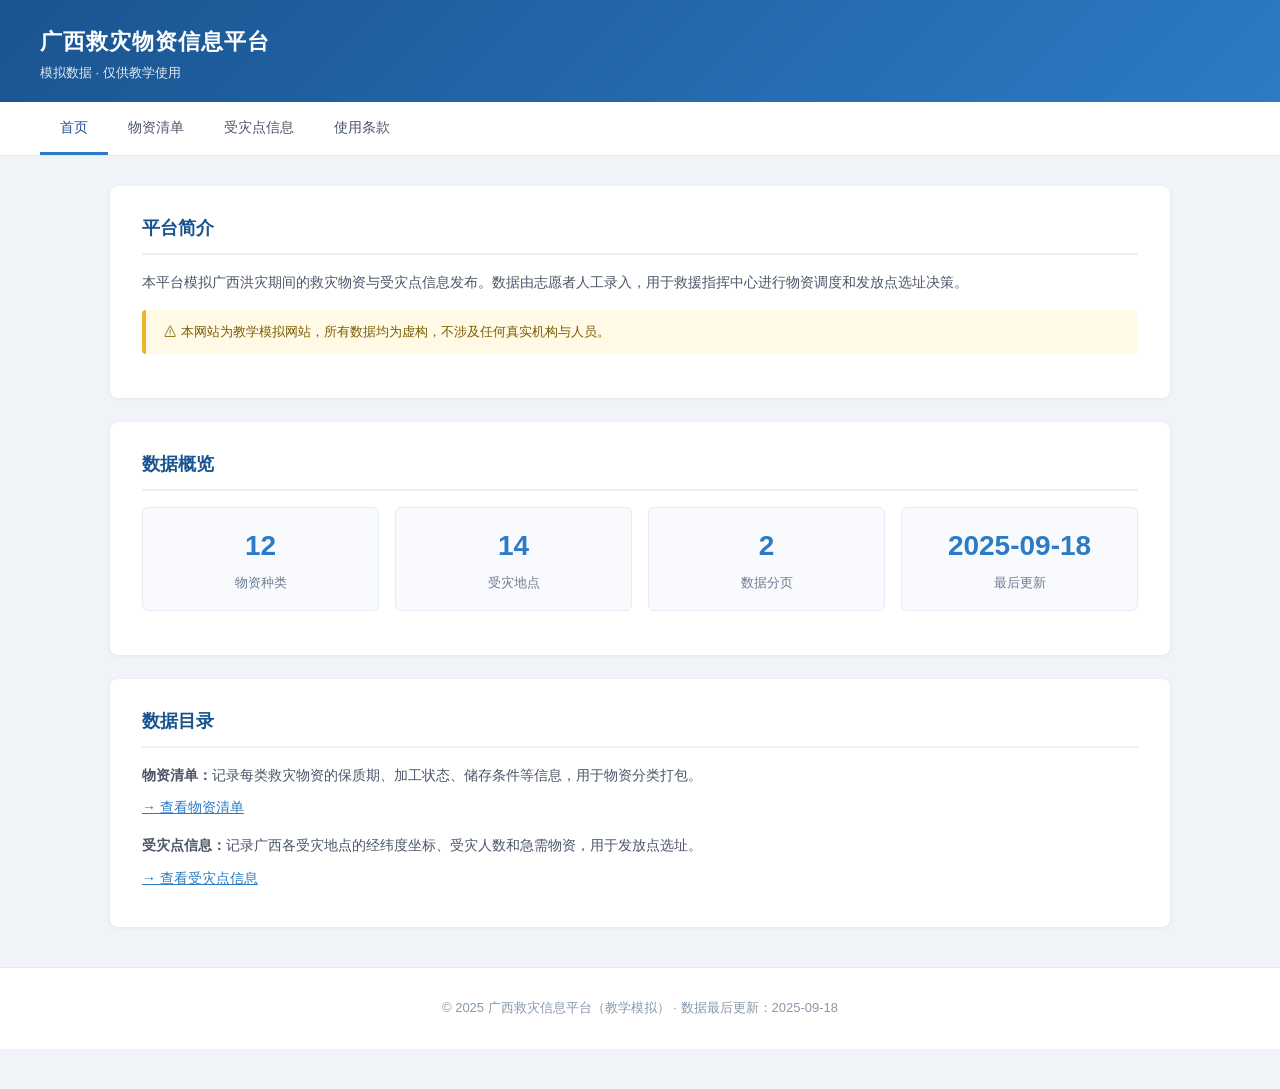
<file: index.html>
<!DOCTYPE html>
<html lang="zh-CN">
<head>
<meta charset="UTF-8">
<title>广西救灾信息平台 - 首页</title>
<link rel="stylesheet" href="style.css">
</head>
<body>

<header>
  <h1>广西救灾物资信息平台</h1>
  <div class="subtitle">模拟数据 · 仅供教学使用</div>
</header>

<nav>
  <a href="index.html" class="active">首页</a>
  <a href="materials-1.html">物资清单</a>
  <a href="points-1.html">受灾点信息</a>
  <a href="about.html">使用条款</a>
</nav>

<main>

  <div class="card">
    <h2>平台简介</h2>
    <p>本平台模拟广西洪灾期间的救灾物资与受灾点信息发布。数据由志愿者人工录入，用于救援指挥中心进行物资调度和发放点选址决策。</p>
    <div class="notice">⚠ 本网站为教学模拟网站，所有数据均为虚构，不涉及任何真实机构与人员。</div>
  </div>

  <div class="card">
    <h2>数据概览</h2>
    <div class="stat-grid">
      <div class="stat-item">
        <div class="num">12</div>
        <div class="label">物资种类</div>
      </div>
      <div class="stat-item">
        <div class="num">14</div>
        <div class="label">受灾地点</div>
      </div>
      <div class="stat-item">
        <div class="num">2</div>
        <div class="label">数据分页</div>
      </div>
      <div class="stat-item">
        <div class="num">2025-09-18</div>
        <div class="label">最后更新</div>
      </div>
    </div>
  </div>

  <div class="card">
    <h2>数据目录</h2>
    <p><strong>物资清单：</strong>记录每类救灾物资的保质期、加工状态、储存条件等信息，用于物资分类打包。</p>
    <p><a href="materials-1.html" style="color:#2c7bc4;">→ 查看物资清单</a></p>
    <p style="margin-top:16px;"><strong>受灾点信息：</strong>记录广西各受灾地点的经纬度坐标、受灾人数和急需物资，用于发放点选址。</p>
    <p><a href="points-1.html" style="color:#2c7bc4;">→ 查看受灾点信息</a></p>
  </div>

</main>

<footer>
  © 2025 广西救灾信息平台（教学模拟） · 数据最后更新：2025-09-18
</footer>

</body>
</html>
</file>
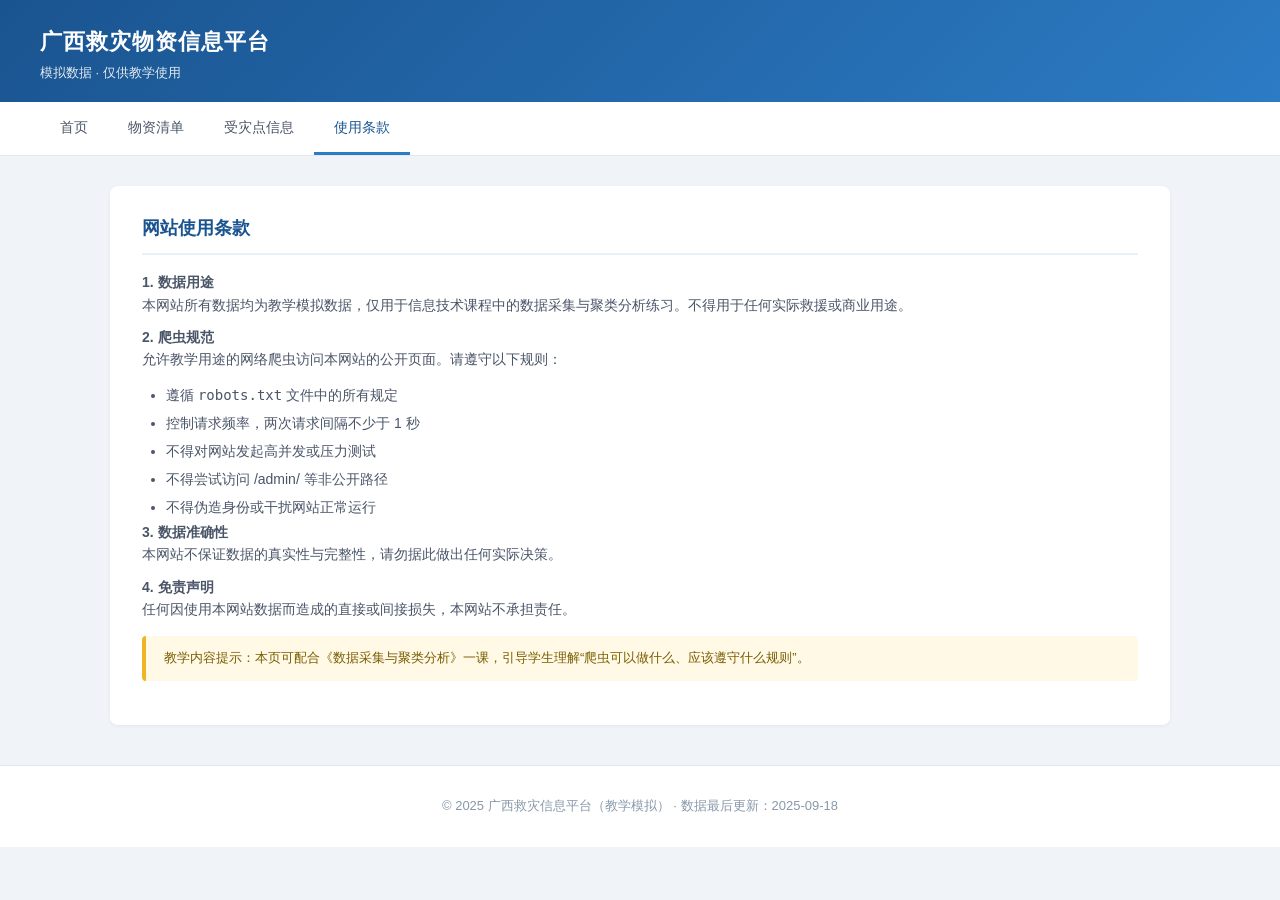
<file: about.html>
<!DOCTYPE html>
<html lang="zh-CN">
<head>
<meta charset="UTF-8">
<title>使用条款 - 广西救灾信息平台</title>
<link rel="stylesheet" href="style.css">
</head>
<body>

<header>
  <h1>广西救灾物资信息平台</h1>
  <div class="subtitle">模拟数据 · 仅供教学使用</div>
</header>

<nav>
  <a href="index.html">首页</a>
  <a href="materials-1.html">物资清单</a>
  <a href="points-1.html">受灾点信息</a>
  <a href="about.html" class="active">使用条款</a>
</nav>

<main>

  <div class="card">
    <h2>网站使用条款</h2>
    <p><strong>1. 数据用途</strong><br>
    本网站所有数据均为教学模拟数据，仅用于信息技术课程中的数据采集与聚类分析练习。不得用于任何实际救援或商业用途。</p>

    <p><strong>2. 爬虫规范</strong><br>
    允许教学用途的网络爬虫访问本网站的公开页面。请遵守以下规则：</p>
    <ul style="font-size:14px;color:#4a5568;padding-left:24px;line-height:2;">
      <li>遵循 <code>robots.txt</code> 文件中的所有规定</li>
      <li>控制请求频率，两次请求间隔不少于 1 秒</li>
      <li>不得对网站发起高并发或压力测试</li>
      <li>不得尝试访问 /admin/ 等非公开路径</li>
      <li>不得伪造身份或干扰网站正常运行</li>
    </ul>

    <p><strong>3. 数据准确性</strong><br>
    本网站不保证数据的真实性与完整性，请勿据此做出任何实际决策。</p>

    <p><strong>4. 免责声明</strong><br>
    任何因使用本网站数据而造成的直接或间接损失，本网站不承担责任。</p>

    <div class="notice">
      教学内容提示：本页可配合《数据采集与聚类分析》一课，引导学生理解“爬虫可以做什么、应该遵守什么规则”。
    </div>
  </div>

</main>

<footer>
  © 2025 广西救灾信息平台（教学模拟） · 数据最后更新：2025-09-18
</footer>

</body>
</html>
</file>
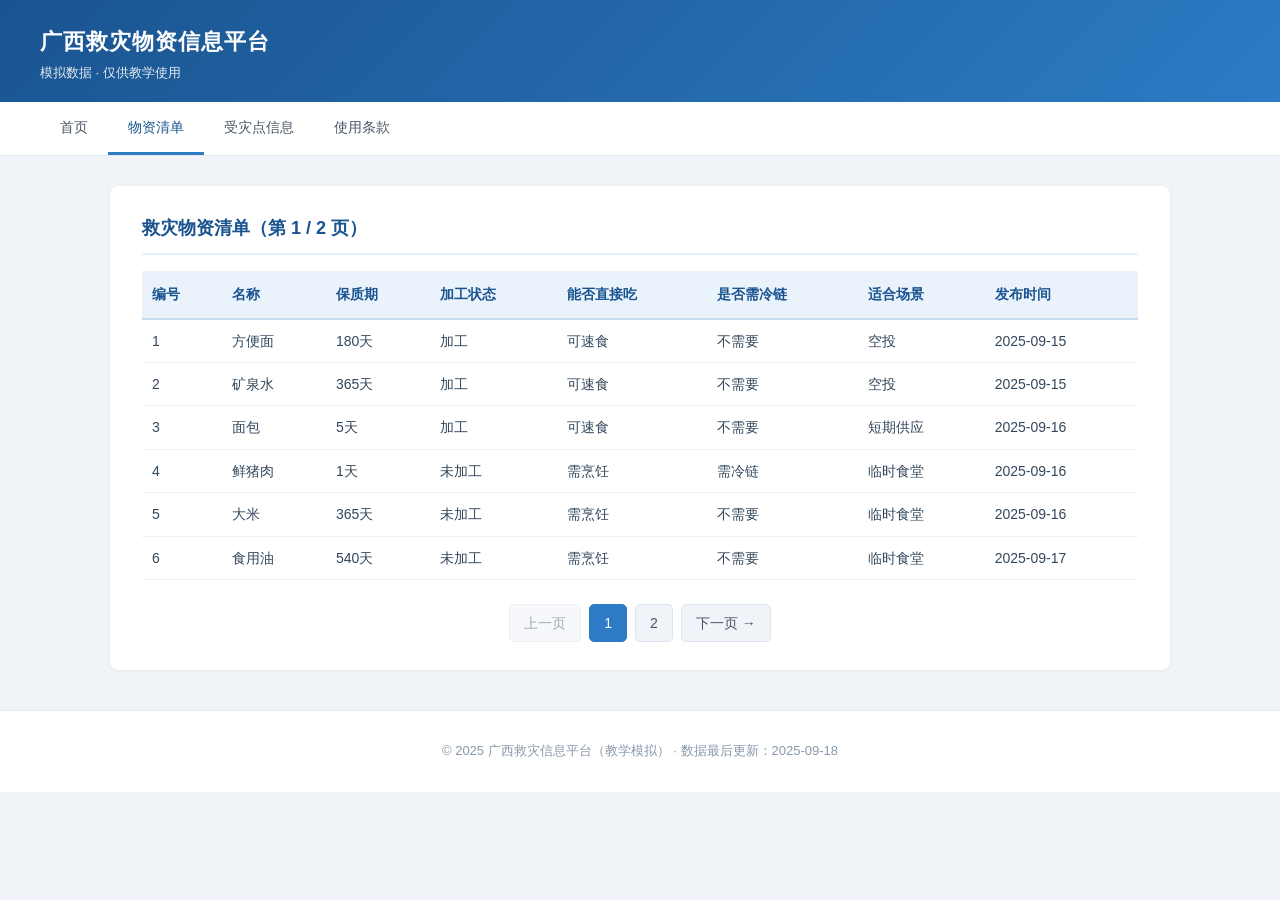
<file: materials-1.html>
<!DOCTYPE html>
<html lang="zh-CN">
<head>
<meta charset="UTF-8">
<title>物资清单 - 第1页 - 广西救灾信息平台</title>
<link rel="stylesheet" href="style.css">
</head>
<body>

<header>
  <h1>广西救灾物资信息平台</h1>
  <div class="subtitle">模拟数据 · 仅供教学使用</div>
</header>

<nav>
  <a href="index.html">首页</a>
  <a href="materials-1.html" class="active">物资清单</a>
  <a href="points-1.html">受灾点信息</a>
  <a href="about.html">使用条款</a>
</nav>

<main>

  <div class="card">
    <h2>救灾物资清单（第 1 / 2 页）</h2>
    <table class="data-table">
      <thead>
        <tr>
          <th>编号</th>
          <th>名称</th>
          <th>保质期</th>
          <th>加工状态</th>
          <th>能否直接吃</th>
          <th>是否需冷链</th>
          <th>适合场景</th>
          <th>发布时间</th>
        </tr>
      </thead>
      <tbody>
        <tr>
          <td>1</td><td>方便面</td><td>180天</td>
          <td>加工</td><td>可速食</td><td>不需要</td>
          <td>空投</td><td>2025-09-15</td>
        </tr>
        <tr>
          <td>2</td><td>矿泉水</td><td>365天</td>
          <td>加工</td><td>可速食</td><td>不需要</td>
          <td>空投</td><td>2025-09-15</td>
        </tr>
        <tr>
          <td>3</td><td>面包</td><td>5天</td>
          <td>加工</td><td>可速食</td><td>不需要</td>
          <td>短期供应</td><td>2025-09-16</td>
        </tr>
        <tr>
          <td>4</td><td>鲜猪肉</td><td>1天</td>
          <td>未加工</td><td>需烹饪</td><td>需冷链</td>
          <td>临时食堂</td><td>2025-09-16</td>
        </tr>
        <tr>
          <td>5</td><td>大米</td><td>365天</td>
          <td>未加工</td><td>需烹饪</td><td>不需要</td>
          <td>临时食堂</td><td>2025-09-16</td>
        </tr>
        <tr>
          <td>6</td><td>食用油</td><td>540天</td>
          <td>未加工</td><td>需烹饪</td><td>不需要</td>
          <td>临时食堂</td><td>2025-09-17</td>
        </tr>
      </tbody>
    </table>

    <div class="pagination">
      <span class="disabled">上一页</span>
      <span class="current">1</span>
      <a href="materials-2.html">2</a>
      <a href="materials-2.html">下一页 →</a>
    </div>
  </div>

</main>

<footer>
  © 2025 广西救灾信息平台（教学模拟） · 数据最后更新：2025-09-18
</footer>

</body>
</html>
</file>
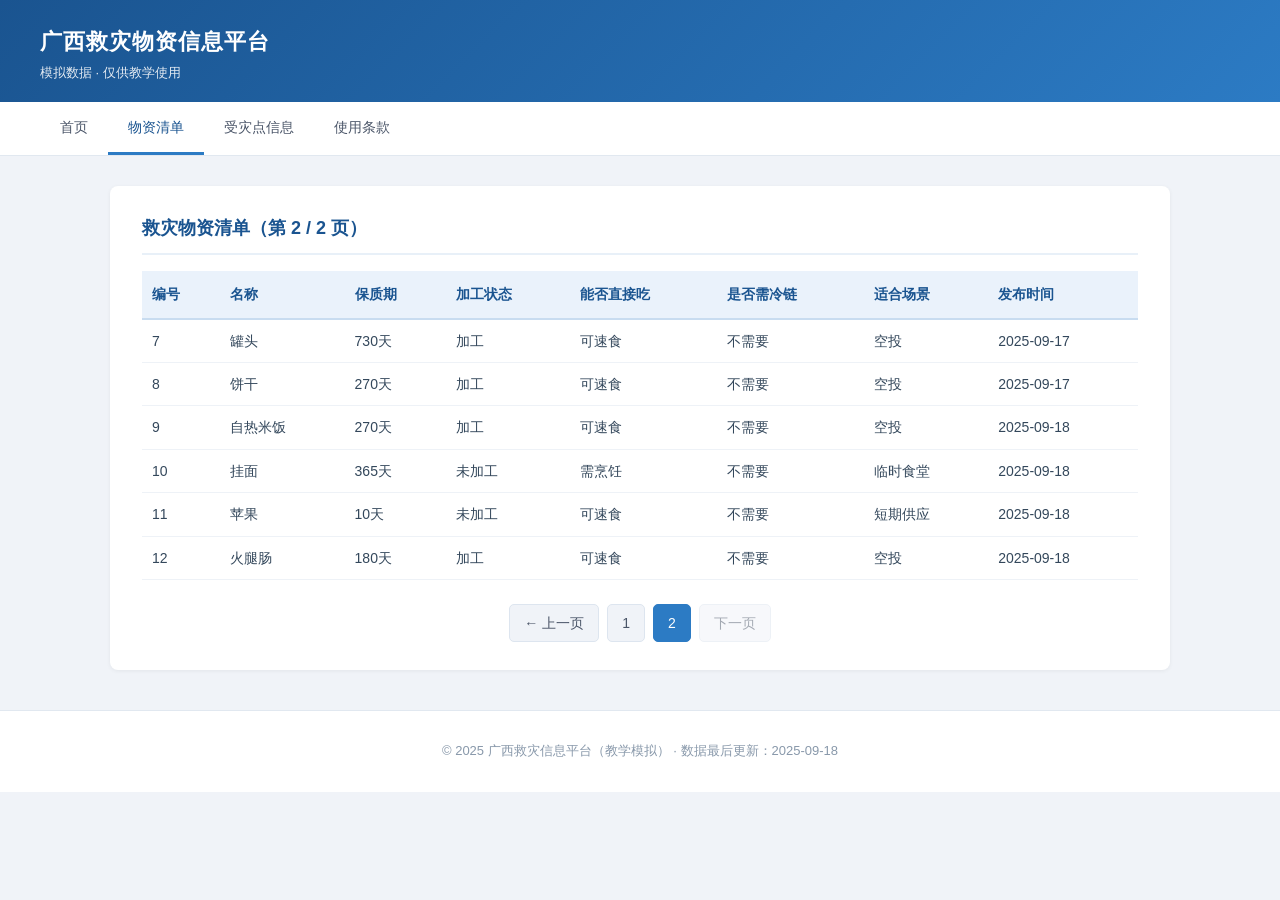
<file: materials-2.html>
<!DOCTYPE html>
<html lang="zh-CN">
<head>
<meta charset="UTF-8">
<title>物资清单 - 第2页 - 广西救灾信息平台</title>
<link rel="stylesheet" href="style.css">
</head>
<body>

<header>
  <h1>广西救灾物资信息平台</h1>
  <div class="subtitle">模拟数据 · 仅供教学使用</div>
</header>

<nav>
  <a href="index.html">首页</a>
  <a href="materials-1.html" class="active">物资清单</a>
  <a href="points-1.html">受灾点信息</a>
  <a href="about.html">使用条款</a>
</nav>

<main>

  <div class="card">
    <h2>救灾物资清单（第 2 / 2 页）</h2>
    <table class="data-table">
      <thead>
        <tr>
          <th>编号</th>
          <th>名称</th>
          <th>保质期</th>
          <th>加工状态</th>
          <th>能否直接吃</th>
          <th>是否需冷链</th>
          <th>适合场景</th>
          <th>发布时间</th>
        </tr>
      </thead>
      <tbody>
        <tr>
          <td>7</td><td>罐头</td><td>730天</td>
          <td>加工</td><td>可速食</td><td>不需要</td>
          <td>空投</td><td>2025-09-17</td>
        </tr>
        <tr>
          <td>8</td><td>饼干</td><td>270天</td>
          <td>加工</td><td>可速食</td><td>不需要</td>
          <td>空投</td><td>2025-09-17</td>
        </tr>
        <tr>
          <td>9</td><td>自热米饭</td><td>270天</td>
          <td>加工</td><td>可速食</td><td>不需要</td>
          <td>空投</td><td>2025-09-18</td>
        </tr>
        <tr>
          <td>10</td><td>挂面</td><td>365天</td>
          <td>未加工</td><td>需烹饪</td><td>不需要</td>
          <td>临时食堂</td><td>2025-09-18</td>
        </tr>
        <tr>
          <td>11</td><td>苹果</td><td>10天</td>
          <td>未加工</td><td>可速食</td><td>不需要</td>
          <td>短期供应</td><td>2025-09-18</td>
        </tr>
        <tr>
          <td>12</td><td>火腿肠</td><td>180天</td>
          <td>加工</td><td>可速食</td><td>不需要</td>
          <td>空投</td><td>2025-09-18</td>
        </tr>
      </tbody>
    </table>

    <div class="pagination">
      <a href="materials-1.html">← 上一页</a>
      <a href="materials-1.html">1</a>
      <span class="current">2</span>
      <span class="disabled">下一页</span>
    </div>
  </div>

</main>

<footer>
  © 2025 广西救灾信息平台（教学模拟） · 数据最后更新：2025-09-18
</footer>

</body>
</html>
</file>
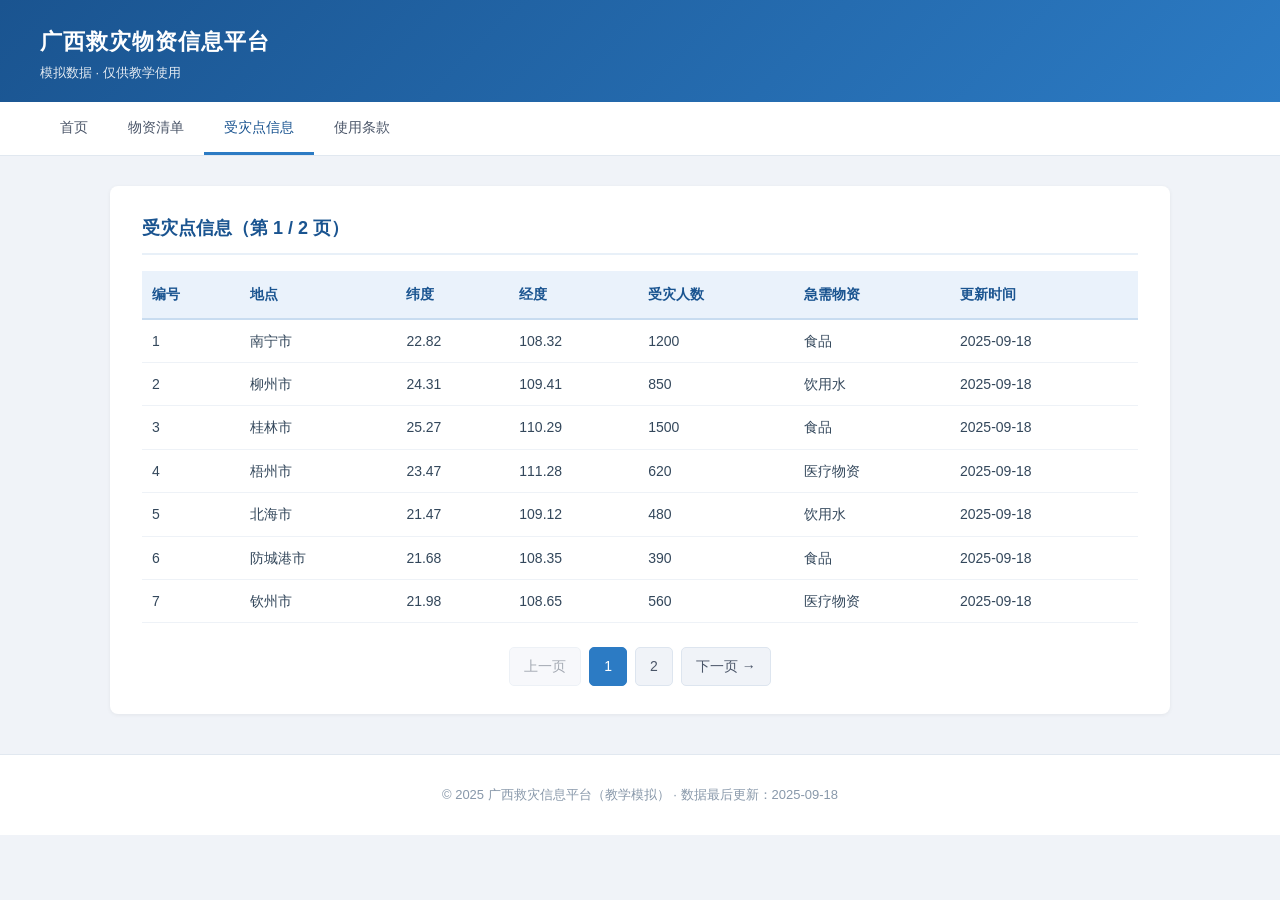
<file: points-1.html>
<!DOCTYPE html>
<html lang="zh-CN">
<head>
<meta charset="UTF-8">
<title>受灾点信息 - 第1页 - 广西救灾信息平台</title>
<link rel="stylesheet" href="style.css">
</head>
<body>

<header>
  <h1>广西救灾物资信息平台</h1>
  <div class="subtitle">模拟数据 · 仅供教学使用</div>
</header>

<nav>
  <a href="index.html">首页</a>
  <a href="materials-1.html">物资清单</a>
  <a href="points-1.html" class="active">受灾点信息</a>
  <a href="about.html">使用条款</a>
</nav>

<main>

  <div class="card">
    <h2>受灾点信息（第 1 / 2 页）</h2>
    <table class="data-table">
      <thead>
        <tr>
          <th>编号</th>
          <th>地点</th>
          <th>纬度</th>
          <th>经度</th>
          <th>受灾人数</th>
          <th>急需物资</th>
          <th>更新时间</th>
        </tr>
      </thead>
      <tbody>
        <tr>
          <td>1</td><td>南宁市</td><td>22.82</td><td>108.32</td>
          <td>1200</td><td>食品</td><td>2025-09-18</td>
        </tr>
        <tr>
          <td>2</td><td>柳州市</td><td>24.31</td><td>109.41</td>
          <td>850</td><td>饮用水</td><td>2025-09-18</td>
        </tr>
        <tr>
          <td>3</td><td>桂林市</td><td>25.27</td><td>110.29</td>
          <td>1500</td><td>食品</td><td>2025-09-18</td>
        </tr>
        <tr>
          <td>4</td><td>梧州市</td><td>23.47</td><td>111.28</td>
          <td>620</td><td>医疗物资</td><td>2025-09-18</td>
        </tr>
        <tr>
          <td>5</td><td>北海市</td><td>21.47</td><td>109.12</td>
          <td>480</td><td>饮用水</td><td>2025-09-18</td>
        </tr>
        <tr>
          <td>6</td><td>防城港市</td><td>21.68</td><td>108.35</td>
          <td>390</td><td>食品</td><td>2025-09-18</td>
        </tr>
        <tr>
          <td>7</td><td>钦州市</td><td>21.98</td><td>108.65</td>
          <td>560</td><td>医疗物资</td><td>2025-09-18</td>
        </tr>
      </tbody>
    </table>

    <div class="pagination">
      <span class="disabled">上一页</span>
      <span class="current">1</span>
      <a href="points-2.html">2</a>
      <a href="points-2.html">下一页 →</a>
    </div>
  </div>

</main>

<footer>
  © 2025 广西救灾信息平台（教学模拟） · 数据最后更新：2025-09-18
</footer>

</body>
</html>
</file>
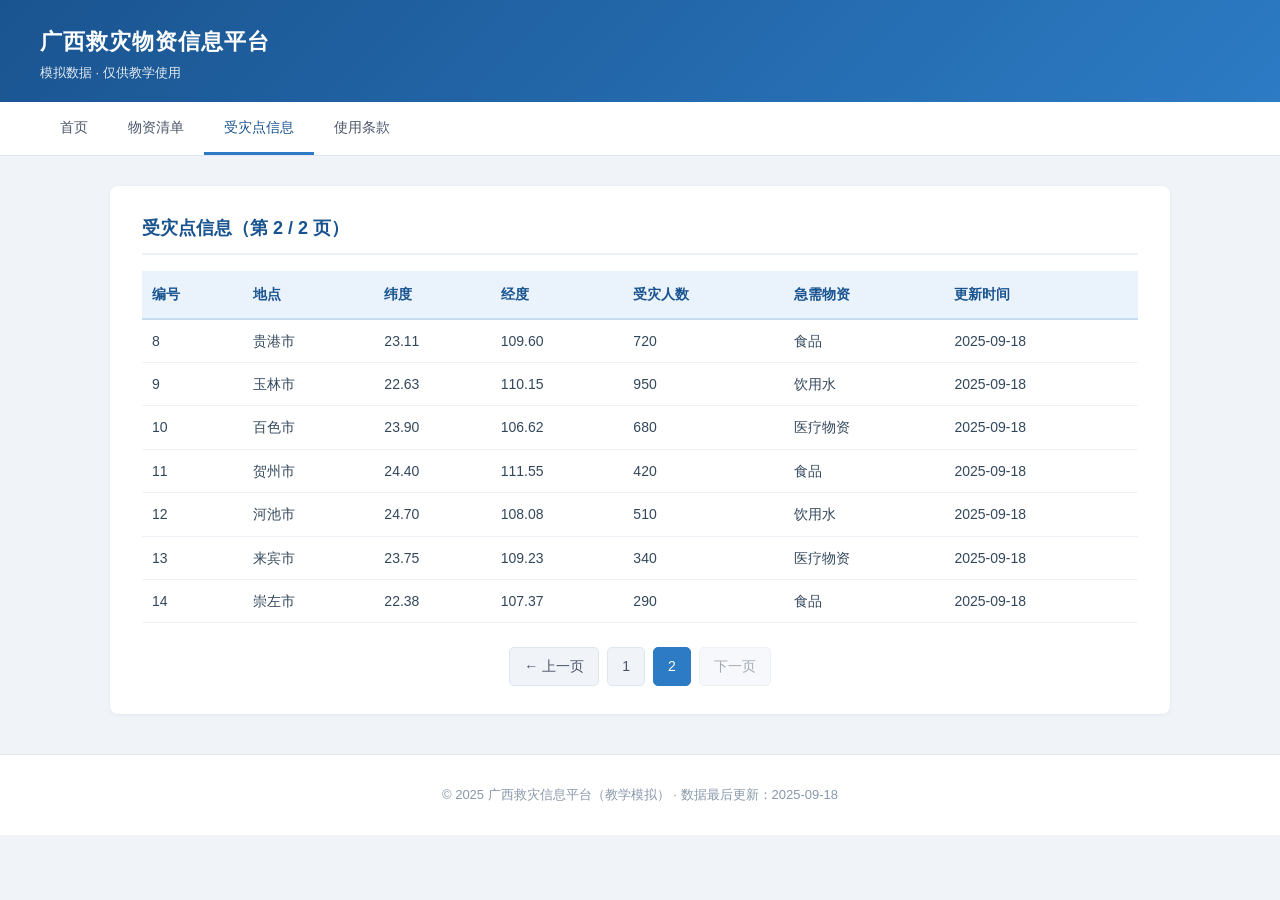
<file: points-2.html>
<!DOCTYPE html>
<html lang="zh-CN">
<head>
<meta charset="UTF-8">
<title>受灾点信息 - 第2页 - 广西救灾信息平台</title>
<link rel="stylesheet" href="style.css">
</head>
<body>

<header>
  <h1>广西救灾物资信息平台</h1>
  <div class="subtitle">模拟数据 · 仅供教学使用</div>
</header>

<nav>
  <a href="index.html">首页</a>
  <a href="materials-1.html">物资清单</a>
  <a href="points-1.html" class="active">受灾点信息</a>
  <a href="about.html">使用条款</a>
</nav>

<main>

  <div class="card">
    <h2>受灾点信息（第 2 / 2 页）</h2>
    <table class="data-table">
      <thead>
        <tr>
          <th>编号</th>
          <th>地点</th>
          <th>纬度</th>
          <th>经度</th>
          <th>受灾人数</th>
          <th>急需物资</th>
          <th>更新时间</th>
        </tr>
      </thead>
      <tbody>
        <tr>
          <td>8</td><td>贵港市</td><td>23.11</td><td>109.60</td>
          <td>720</td><td>食品</td><td>2025-09-18</td>
        </tr>
        <tr>
          <td>9</td><td>玉林市</td><td>22.63</td><td>110.15</td>
          <td>950</td><td>饮用水</td><td>2025-09-18</td>
        </tr>
        <tr>
          <td>10</td><td>百色市</td><td>23.90</td><td>106.62</td>
          <td>680</td><td>医疗物资</td><td>2025-09-18</td>
        </tr>
        <tr>
          <td>11</td><td>贺州市</td><td>24.40</td><td>111.55</td>
          <td>420</td><td>食品</td><td>2025-09-18</td>
        </tr>
        <tr>
          <td>12</td><td>河池市</td><td>24.70</td><td>108.08</td>
          <td>510</td><td>饮用水</td><td>2025-09-18</td>
        </tr>
        <tr>
          <td>13</td><td>来宾市</td><td>23.75</td><td>109.23</td>
          <td>340</td><td>医疗物资</td><td>2025-09-18</td>
        </tr>
        <tr>
          <td>14</td><td>崇左市</td><td>22.38</td><td>107.37</td>
          <td>290</td><td>食品</td><td>2025-09-18</td>
        </tr>
      </tbody>
    </table>

    <div class="pagination">
      <a href="points-1.html">← 上一页</a>
      <a href="points-1.html">1</a>
      <span class="current">2</span>
      <span class="disabled">下一页</span>
    </div>
  </div>

</main>

<footer>
  © 2025 广西救灾信息平台（教学模拟） · 数据最后更新：2025-09-18
</footer>

</body>
</html>
</file>
<file: style.css>
* { box-sizing: border-box; margin: 0; padding: 0; }

body {
  font-family: -apple-system, BlinkMacSystemFont, "Microsoft YaHei",
    "PingFang SC", "Helvetica Neue", Arial, sans-serif;
  background: #f0f3f8;
  color: #2c3e50;
  line-height: 1.6;
  padding-bottom: 40px;
}

header {
  background: linear-gradient(135deg, #1a5490 0%, #2c7bc4 100%);
  color: #fff;
  padding: 24px 40px 18px;
  box-shadow: 0 2px 8px rgba(0, 0, 0, 0.1);
}
header h1 { font-size: 22px; font-weight: 600; letter-spacing: 1px; }
header .subtitle { font-size: 13px; opacity: 0.88; margin-top: 4px; }

nav {
  background: #fff;
  padding: 0 40px;
  border-bottom: 1px solid #e1e8f0;
  display: flex;
  overflow-x: auto;
}
nav a {
  display: inline-block;
  padding: 14px 20px;
  color: #4a5568;
  text-decoration: none;
  font-size: 14px;
  border-bottom: 3px solid transparent;
  white-space: nowrap;
}
nav a:hover, nav a.active {
  color: #1a5490;
  border-bottom-color: #2c7bc4;
}

main { max-width: 1100px; margin: 30px auto; padding: 0 20px; }

.card {
  background: #fff;
  border-radius: 8px;
  box-shadow: 0 1px 4px rgba(0, 0, 0, 0.06);
  padding: 28px 32px;
  margin-bottom: 24px;
}
.card h2 {
  font-size: 18px;
  color: #1a5490;
  margin-bottom: 16px;
  padding-bottom: 10px;
  border-bottom: 2px solid #e8f0f8;
}
.card p { font-size: 14px; color: #4a5568; margin-bottom: 10px; }

.data-table {
  width: 100%;
  border-collapse: collapse;
  font-size: 14px;
}
.data-table thead th {
  background: #eaf2fb;
  color: #1a5490;
  font-weight: 600;
  padding: 12px 10px;
  text-align: left;
  border-bottom: 2px solid #c8dcf0;
  white-space: nowrap;
}
.data-table tbody td {
  padding: 10px;
  border-bottom: 1px solid #eef2f7;
  color: #33475b;
}
.data-table tbody tr:hover { background: #f7fafd; }

.pagination {
  display: flex;
  justify-content: center;
  align-items: center;
  gap: 8px;
  margin-top: 24px;
}
.pagination a, .pagination span {
  display: inline-block;
  padding: 7px 14px;
  border-radius: 5px;
  font-size: 14px;
  text-decoration: none;
  color: #4a5568;
  background: #f0f3f8;
  border: 1px solid #dde5ef;
}
.pagination a:hover { background: #e1eafa; color: #1a5490; }
.pagination .current {
  background: #2c7bc4; color: #fff; border-color: #2c7bc4;
}
.pagination .disabled { opacity: 0.5; pointer-events: none; }

.stat-grid {
  display: grid;
  grid-template-columns: repeat(auto-fit, minmax(180px, 1fr));
  gap: 16px;
  margin: 16px 0;
}
.stat-item {
  background: #f8fafd;
  border: 1px solid #e4ecf5;
  border-radius: 6px;
  padding: 16px;
  text-align: center;
}
.stat-item .num { font-size: 28px; font-weight: 700; color: #2c7bc4; }
.stat-item .label { font-size: 13px; color: #6b7c93; margin-top: 4px; }

.notice {
  background: #fff9e6;
  border-left: 4px solid #f0b429;
  padding: 12px 18px;
  border-radius: 4px;
  font-size: 13px;
  color: #7a5d00;
  margin: 16px 0;
}

footer {
  text-align: center;
  padding: 30px 20px;
  color: #8898aa;
  font-size: 13px;
  border-top: 1px solid #e1e8f0;
  margin-top: 40px;
  background: #fff;
}
</file>
